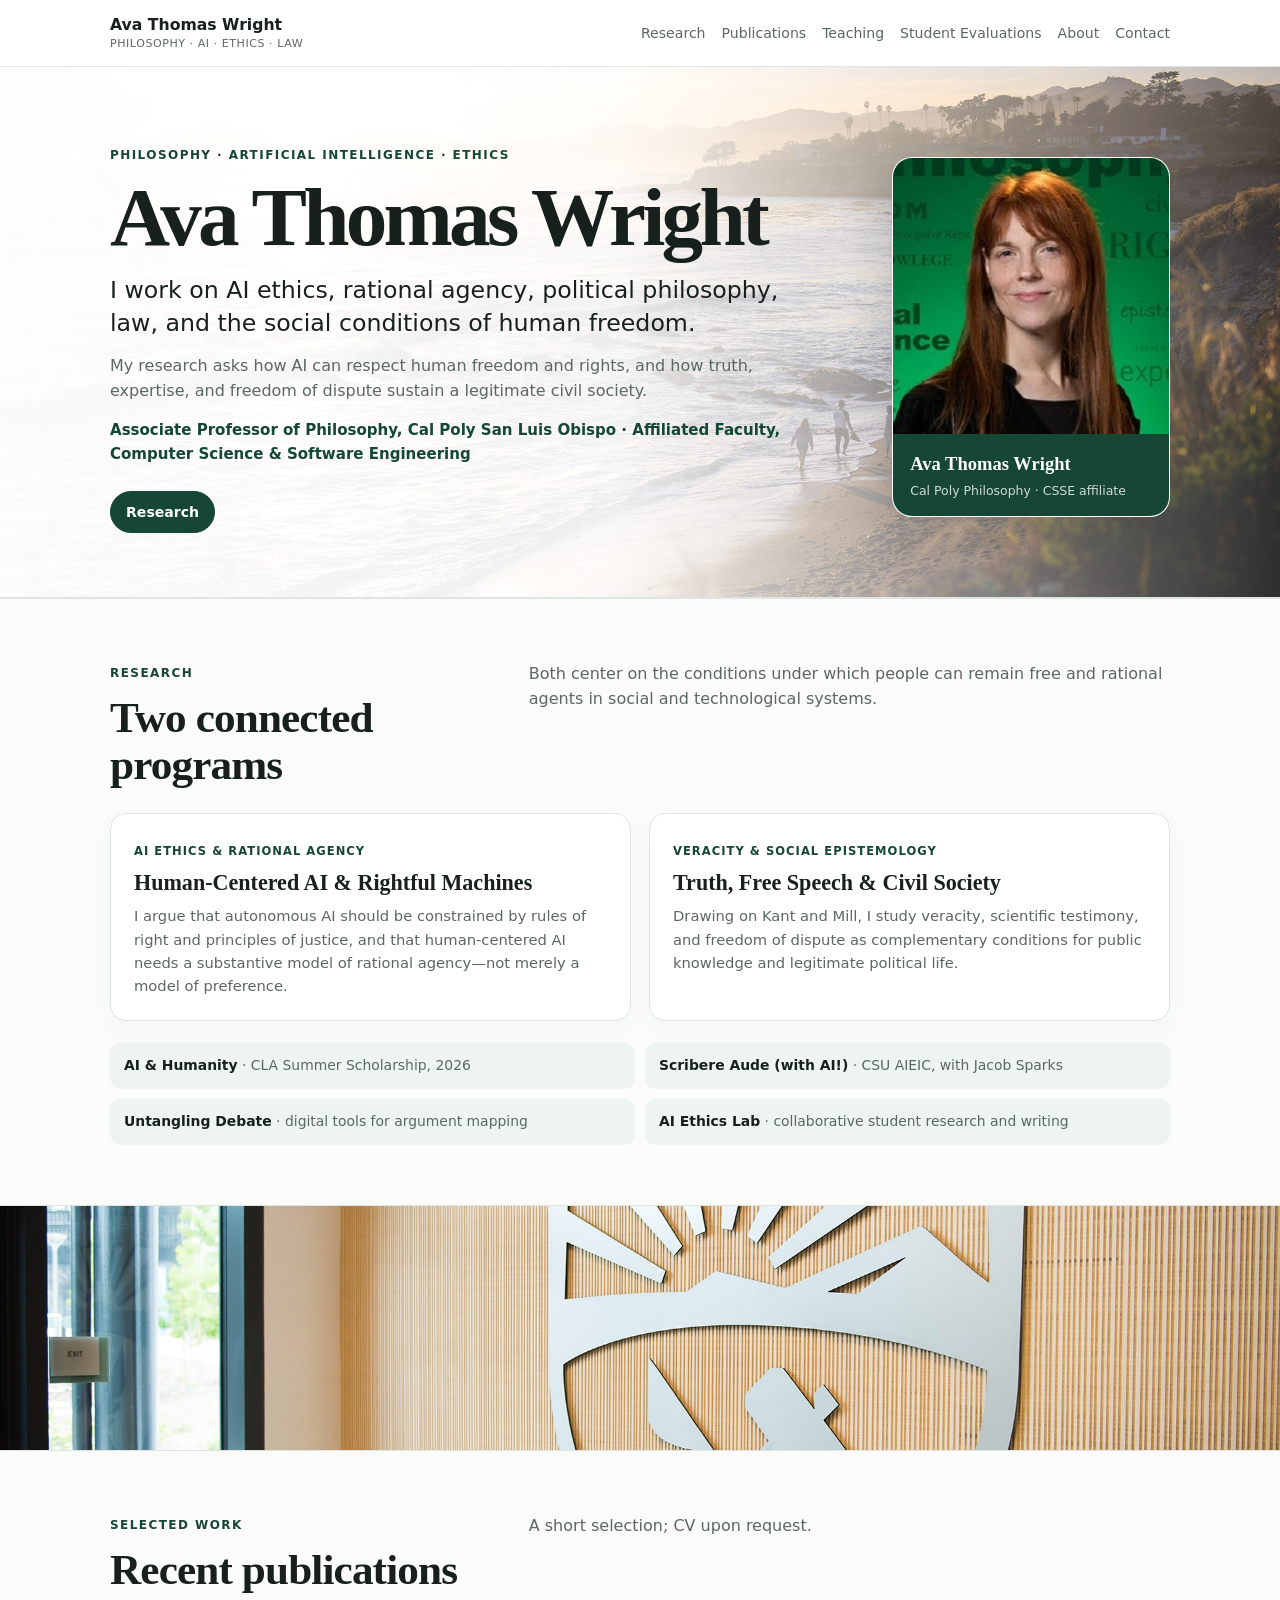
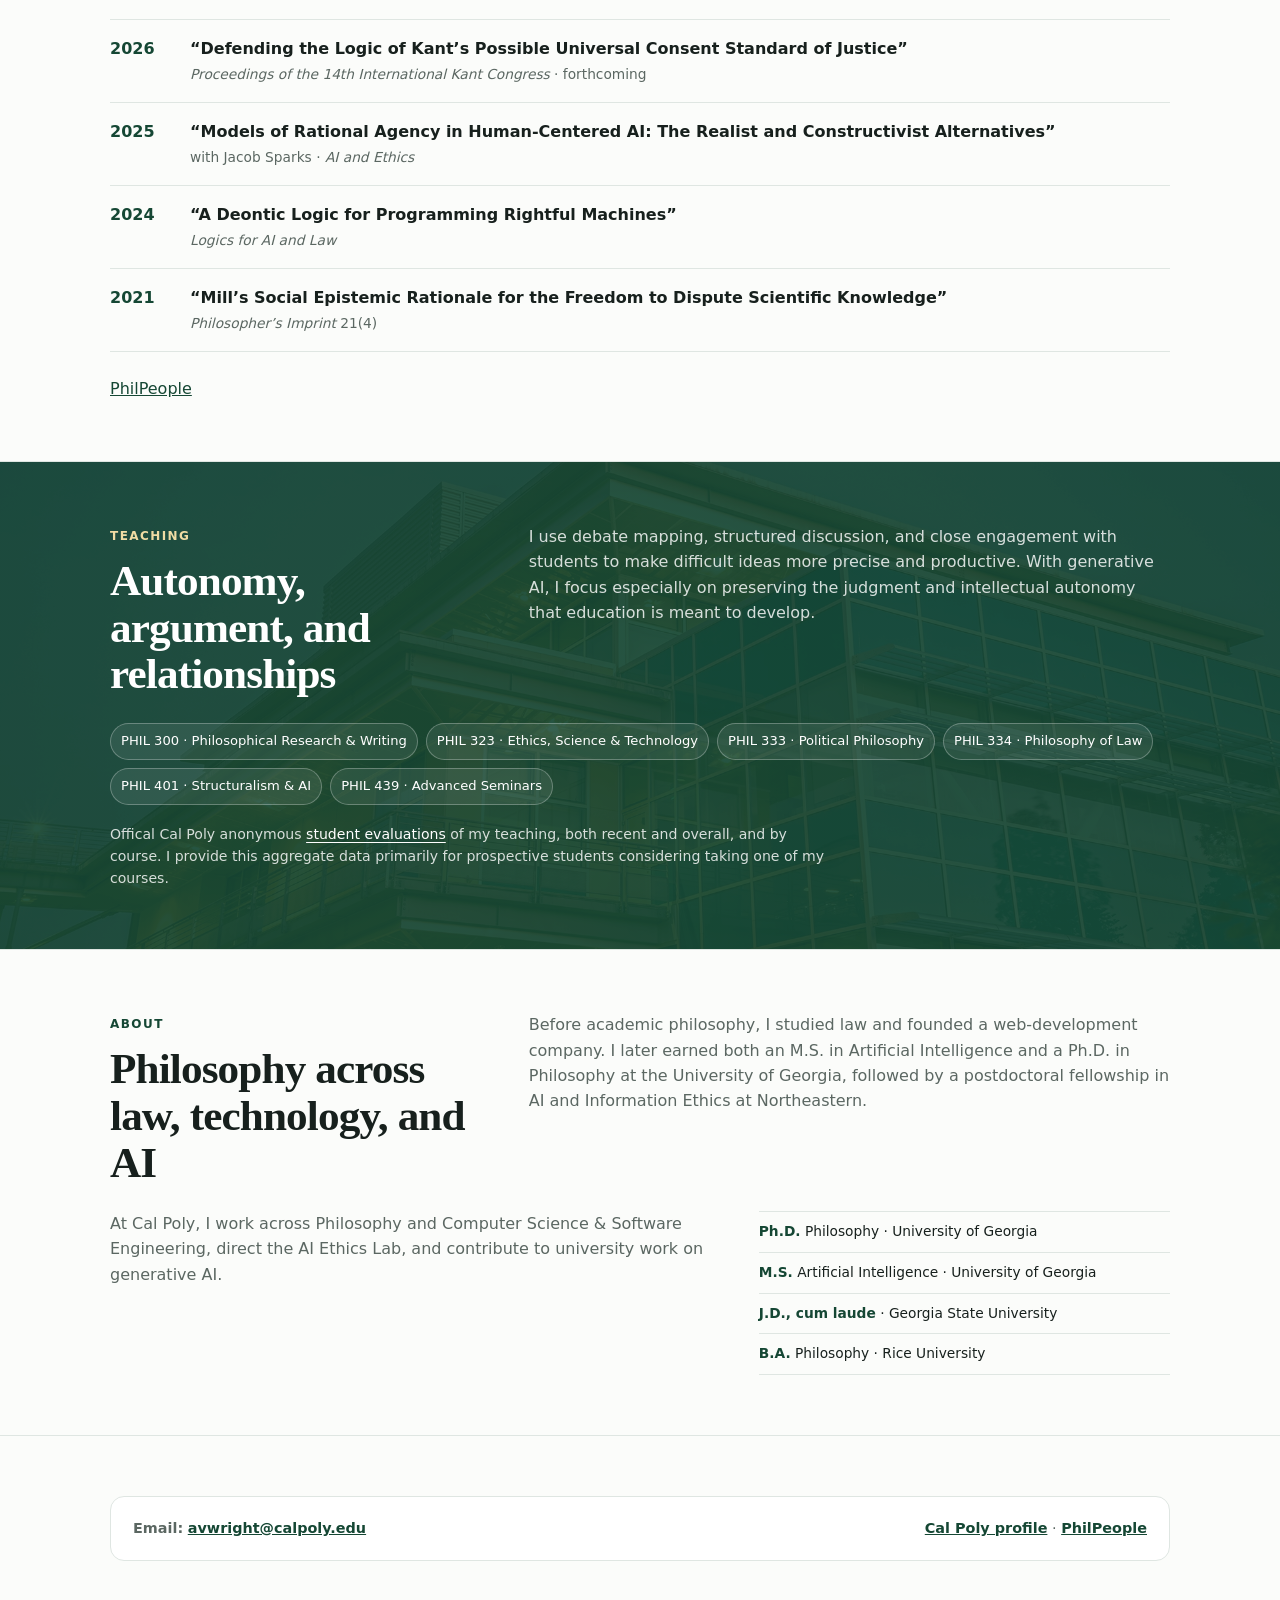
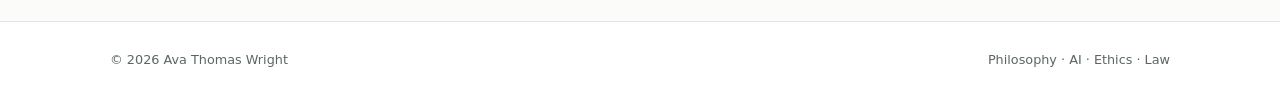
<file: index.html>
<!doctype html>
<html lang="en">
<head>
  <meta charset="utf-8" />
  <meta name="viewport" content="width=device-width, initial-scale=1" />
  <meta name="description" content="Ava Thomas Wright is an Associate Professor of Philosophy at Cal Poly San Luis Obispo working on AI ethics, human-centered AI, political philosophy, Kant, law, and social epistemology." />
  <title>Ava Thomas Wright | Philosophy, AI, Ethics & Law</title>
  <link rel="stylesheet" href="styles.css" />
</head>
<body>
<a class="skip-link" href="#main">Skip to content</a>
<header class="site-header">
  <div class="wrap topbar">
    <a class="brand" href="index.html"><strong>Ava Thomas Wright</strong><span>Philosophy · AI · Ethics · Law</span></a>
    <nav class="site-nav" aria-label="Primary navigation">
      <a href="#research">Research</a>
      <a href="#publications">Publications</a>
      <a href="#teaching">Teaching</a>
      <a href="teaching-evaluations.html">Student Evaluations</a>
      <a href="#about">About</a>
      <a href="#contact">Contact</a>
    </nav>
  </div>
</header>
<main id="main">
  <section class="hero">
    <div class="wrap hero-grid">
      <div>
        <span class="eyebrow">Philosophy · Artificial Intelligence · Ethics</span>
        <h1>Ava Thomas Wright</h1>
        <p class="hero-title">I work on AI ethics, rational agency, political philosophy, law, and the social conditions of human freedom.</p>
        <p class="hero-copy">My research asks how AI can respect human freedom and rights, and how truth, expertise, and freedom of dispute sustain a legitimate civil society.</p>
        <p class="role-line">Associate Professor of Philosophy, Cal Poly San Luis Obispo · Affiliated Faculty, Computer Science &amp; Software Engineering</p>
        <div class="actions"><a class="button primary" href="#research">Research</a><!--<a class="button secondary" href="AWright-Curriculum-Vitae-2026.docx">CV</a>--></div>
      </div>
      <aside class="portrait-card">
        <img src="assets/ava-wright-portrait.jpg" alt="Portrait of Ava Thomas Wright" />
        <div class="portrait-caption"><strong>Ava Thomas Wright</strong><span>Cal Poly Philosophy · CSSE affiliate</span></div>
      </aside>
    </div>
  </section>

  <section id="research">
    <div class="wrap">
      <div class="section-head"><div><span class="eyebrow">Research</span><h2>Two connected programs</h2></div><p class="section-intro">Both center on the conditions under which people can remain free and rational agents in social and technological systems.</p></div>
      <div class="cards two">
        <article class="card"><span class="card-kicker">AI ethics &amp; rational agency</span><h3>Human-Centered AI &amp; Rightful Machines</h3><p>I argue that autonomous AI should be constrained by rules of right and principles of justice, and that human-centered AI needs a substantive model of rational agency—not merely a model of preference.</p></article>
        <article class="card"><span class="card-kicker">Veracity &amp; social epistemology</span><h3>Truth, Free Speech &amp; Civil Society</h3><p>Drawing on Kant and Mill, I study veracity, scientific testimony, and freedom of dispute as complementary conditions for public knowledge and legitimate political life.</p></article>
      </div>
      <ul class="current-list" aria-label="Current projects">
        <li><strong>AI &amp; Humanity</strong> · CLA Summer Scholarship, 2026</li>
        <li><strong>Scribere Aude (with AI!)</strong> · CSU AIEIC, with Jacob Sparks</li>
        <li><strong>Untangling Debate</strong> · digital tools for argument mapping</li>
        <li><strong>AI Ethics Lab</strong> · collaborative student research and writing</li>
      </ul>
    </div>
  </section>

  <section class="landscape-band" aria-label="Cal Poly Learn by Doing"></section>

  <section id="publications">
    <div class="wrap">
      <div class="section-head"><div><span class="eyebrow">Selected work</span><h2>Recent publications</h2></div><p class="section-intro">A short selection; CV upon request.</p></div>
      <ol class="publications">
        <li class="publication"><div class="pub-year">2026</div><div><div class="pub-title">“Defending the Logic of Kant’s Possible Universal Consent Standard of Justice”</div><div class="pub-meta"><em>Proceedings of the 14th International Kant Congress</em> · forthcoming</div></div></li>
        <li class="publication"><div class="pub-year">2025</div><div><div class="pub-title">“Models of Rational Agency in Human-Centered AI: The Realist and Constructivist Alternatives”</div><div class="pub-meta">with Jacob Sparks · <em>AI and Ethics</em></div></div></li>
        <li class="publication"><div class="pub-year">2024</div><div><div class="pub-title">“A Deontic Logic for Programming Rightful Machines”</div><div class="pub-meta"><em>Logics for AI and Law</em></div></div></li>
        <li class="publication"><div class="pub-year">2021</div><div><div class="pub-title">“Mill’s Social Epistemic Rationale for the Freedom to Dispute Scientific Knowledge”</div><div class="pub-meta"><em>Philosopher’s Imprint</em> 21(4)</div></div></li>
      </ol>
      <!--<div class="actions"><a class="button secondary" href="AWright-Curriculum-Vitae-2026.docx">Full CV</a></div>-->
      <div class="actions"><a href="https://philpeople.org/profiles/ava-thomas-wright" target="_blank" rel="noopener">PhilPeople</a></div>
    </div>
  </section>

  <section id="teaching" class="teaching-band">
    <div class="wrap">
      <div class="section-head"><div><span class="eyebrow">Teaching</span><h2>Autonomy, argument, and relationships</h2></div><p class="section-intro">I use debate mapping, structured discussion, and close engagement with students to make difficult ideas more precise and productive. With generative AI, I focus especially on preserving the judgment and intellectual autonomy that education is meant to develop.</p></div>
      <div class="course-list" aria-label="Courses regularly taught">
        <span class="course-chip">PHIL 300 · Philosophical Research &amp; Writing</span><span class="course-chip">PHIL 323 · Ethics, Science &amp; Technology</span><span class="course-chip">PHIL 333 · Political Philosophy</span><span class="course-chip">PHIL 334 · Philosophy of Law</span><span class="course-chip">PHIL 401 · Structuralism &amp; AI</span><span class="course-chip">PHIL 439 · Advanced Seminars</span>
      </div>
      <p class="teaching-note">Offical Cal Poly anonymous <a href="teaching-evaluations.html">student evaluations</a> of my teaching, both recent and overall, and by course.  I provide this aggregate data primarily for prospective students considering taking one of my courses.</p>
    </div>
  </section>

  <section id="about">
    <div class="wrap">
      <div class="section-head"><div><span class="eyebrow">About</span><h2>Philosophy across law, technology, and AI</h2></div><p class="section-intro">Before academic philosophy, I studied law and founded a web-development company. I later earned both an M.S. in Artificial Intelligence and a Ph.D. in Philosophy at the University of Georgia, followed by a postdoctoral fellowship in AI and Information Ethics at Northeastern.</p></div>
      <div class="about-grid">
        <div class="about-copy"><p>At Cal Poly, I work across Philosophy and Computer Science &amp; Software Engineering, direct the AI Ethics Lab, and contribute to university work on generative AI.</p><!--<div class="actions"><a class="button secondary" href="AWright-Curriculum-Vitae-2026.docx">CV</a></div>--></div>
        <ul class="credentials"><li><strong>Ph.D.</strong> Philosophy · University of Georgia</li><li><strong>M.S.</strong> Artificial Intelligence · University of Georgia</li><li><strong>J.D., cum laude</strong> · Georgia State University</li><li><strong>B.A.</strong> Philosophy · Rice University</li></ul>
      </div>
    </div>
  </section>

  <section id="contact">
    <div class="wrap contact-box"><p><strong>Email:</strong> <a href="mailto:avwright@calpoly.edu">avwright@calpoly.edu</a></p><p><a href="https://philosophy.calpoly.edu/faculty/ava-wright" target="_blank" rel="noopener">Cal Poly profile</a> · <a href="https://philpeople.org/profiles/ava-thomas-wright" target="_blank" rel="noopener">PhilPeople</a></p></div>
  </section>
</main>
<footer class="site-footer"><div class="wrap footer-row"><span>© 2026 Ava Thomas Wright</span><span>Philosophy · AI · Ethics · Law</span></div></footer>
</body>
</html>
</file>
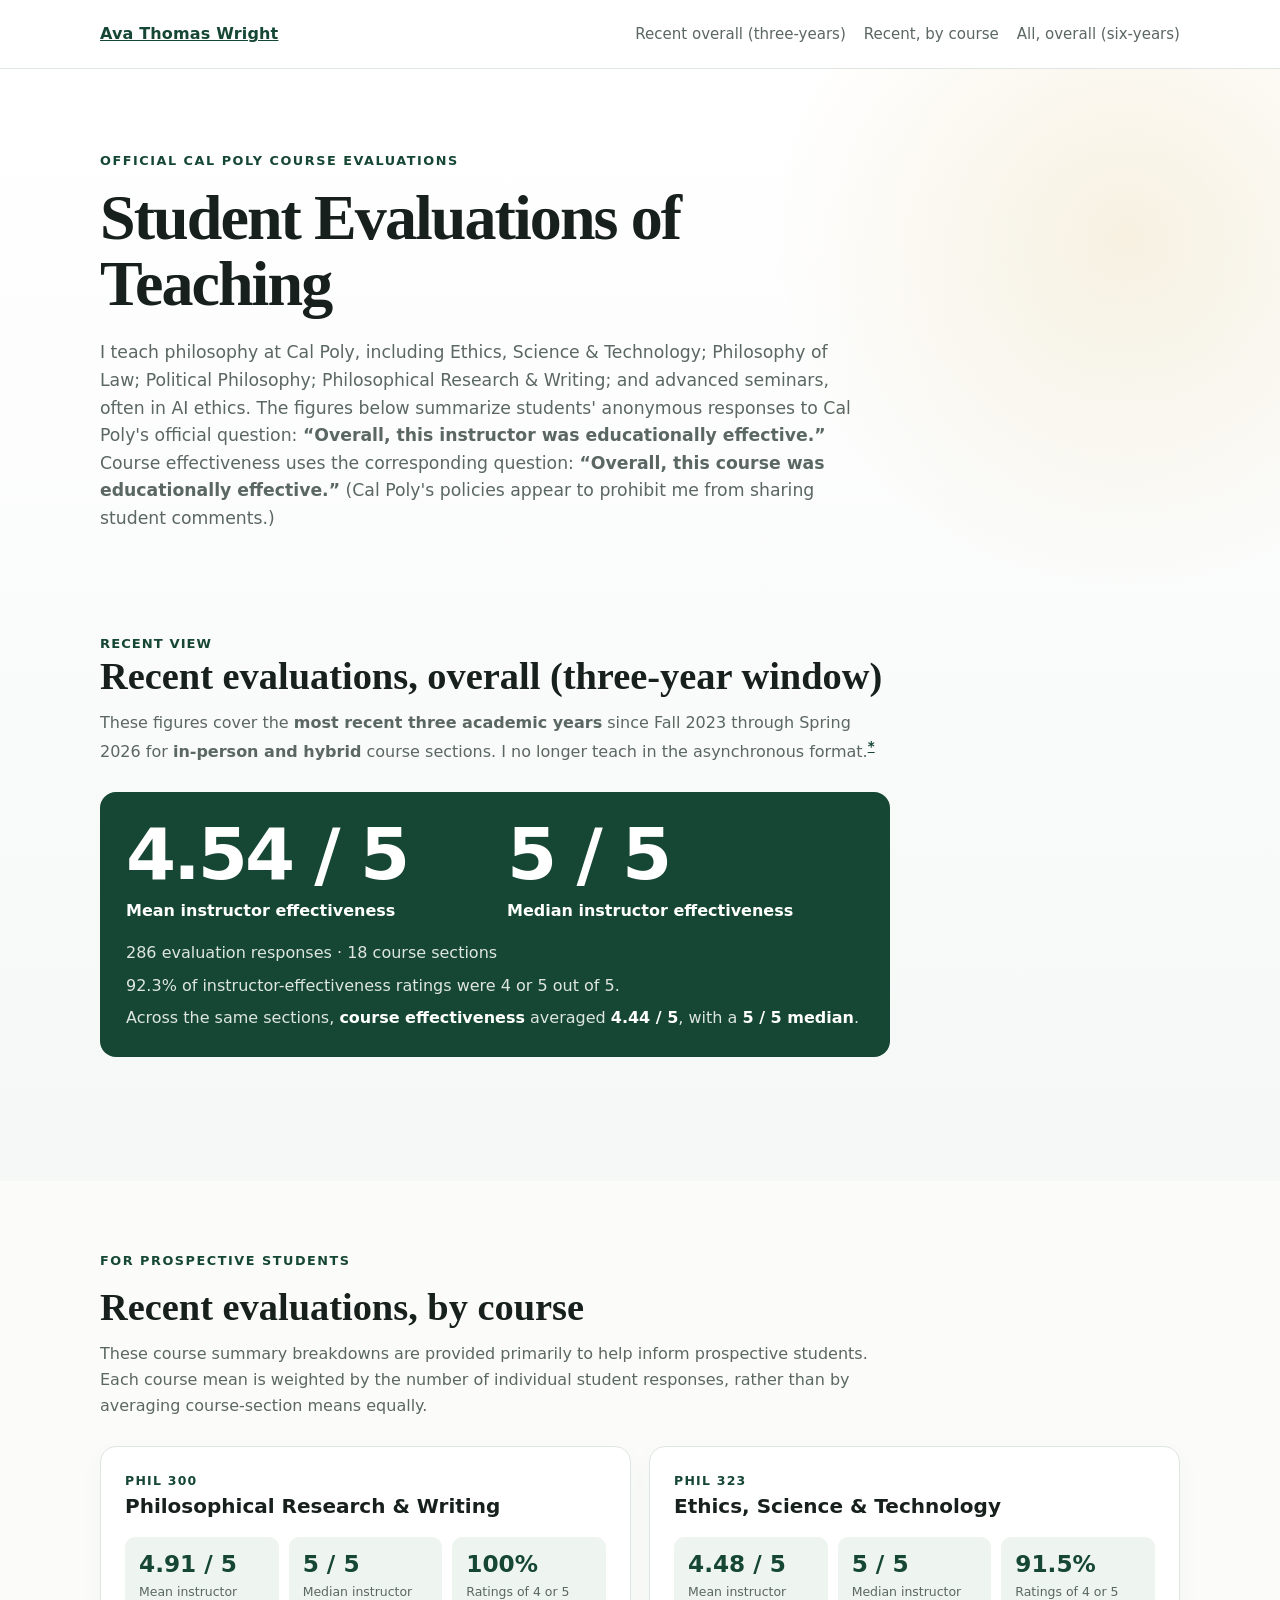
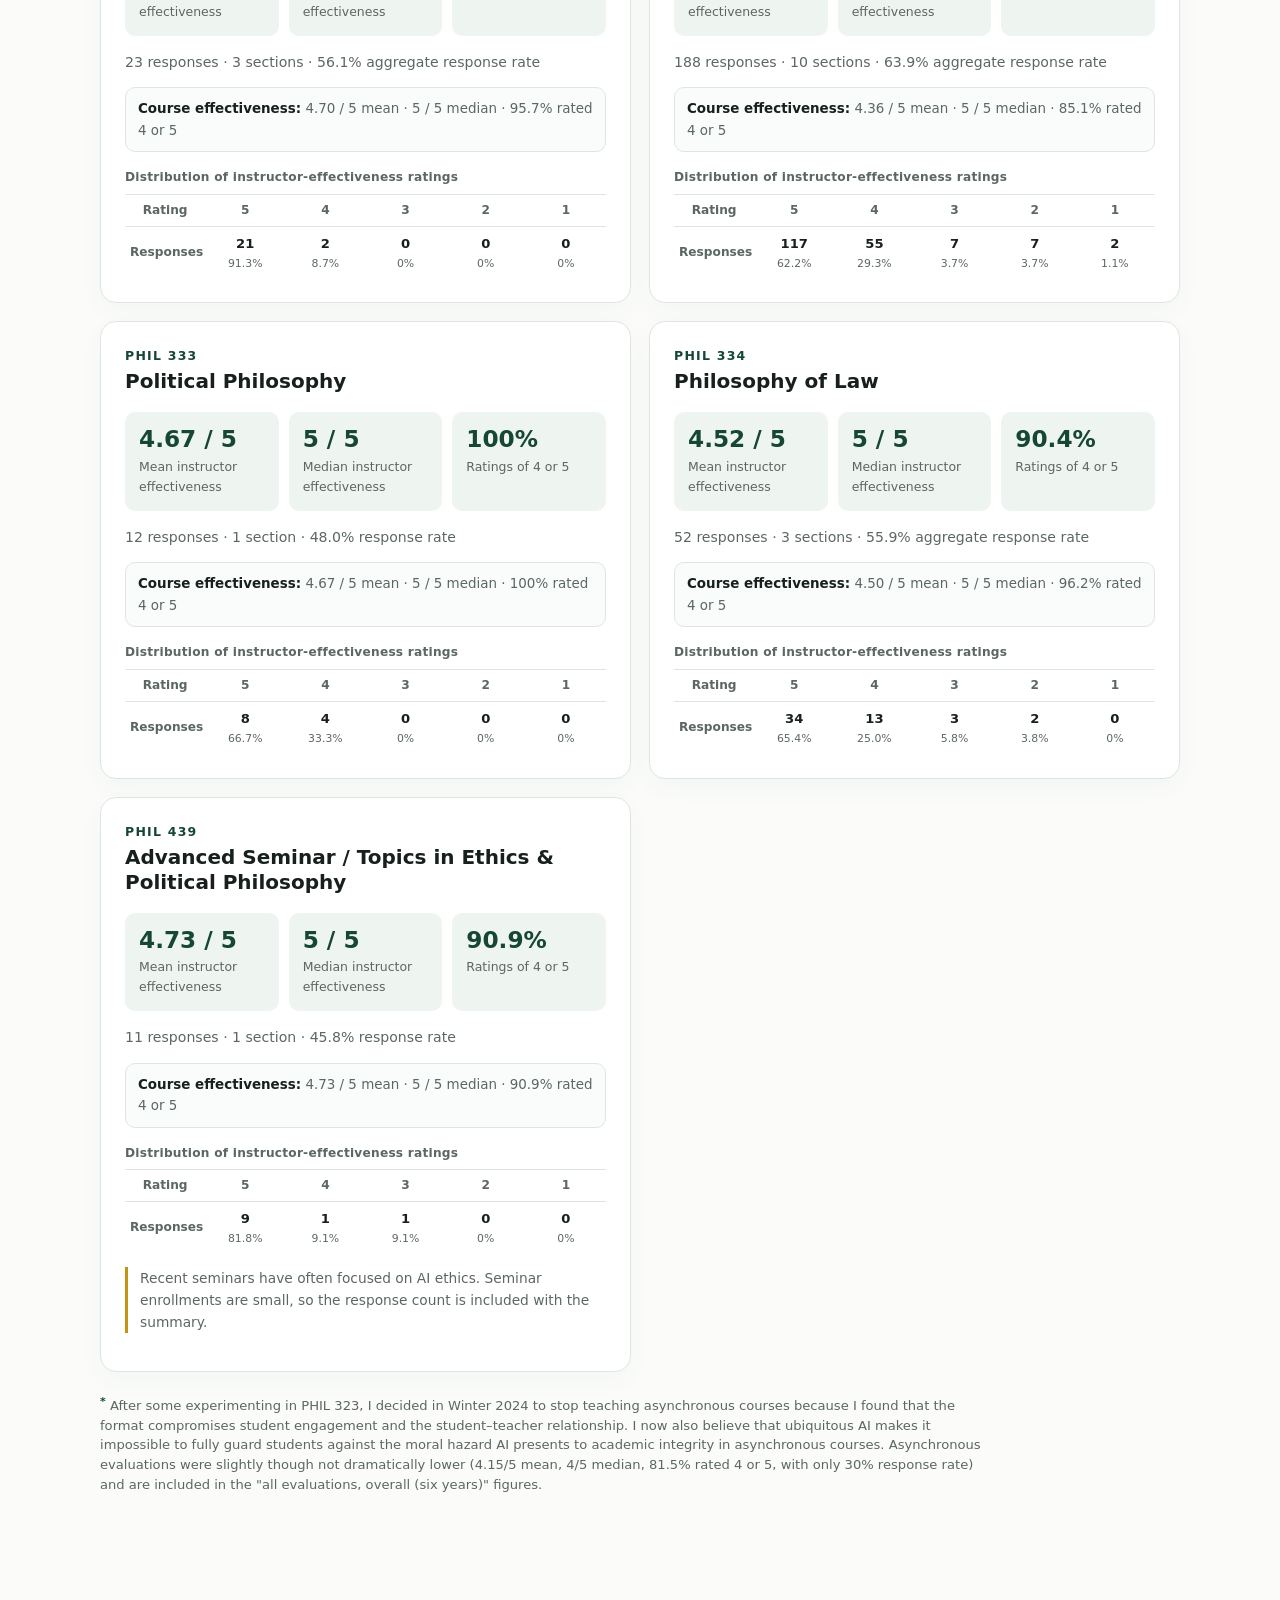
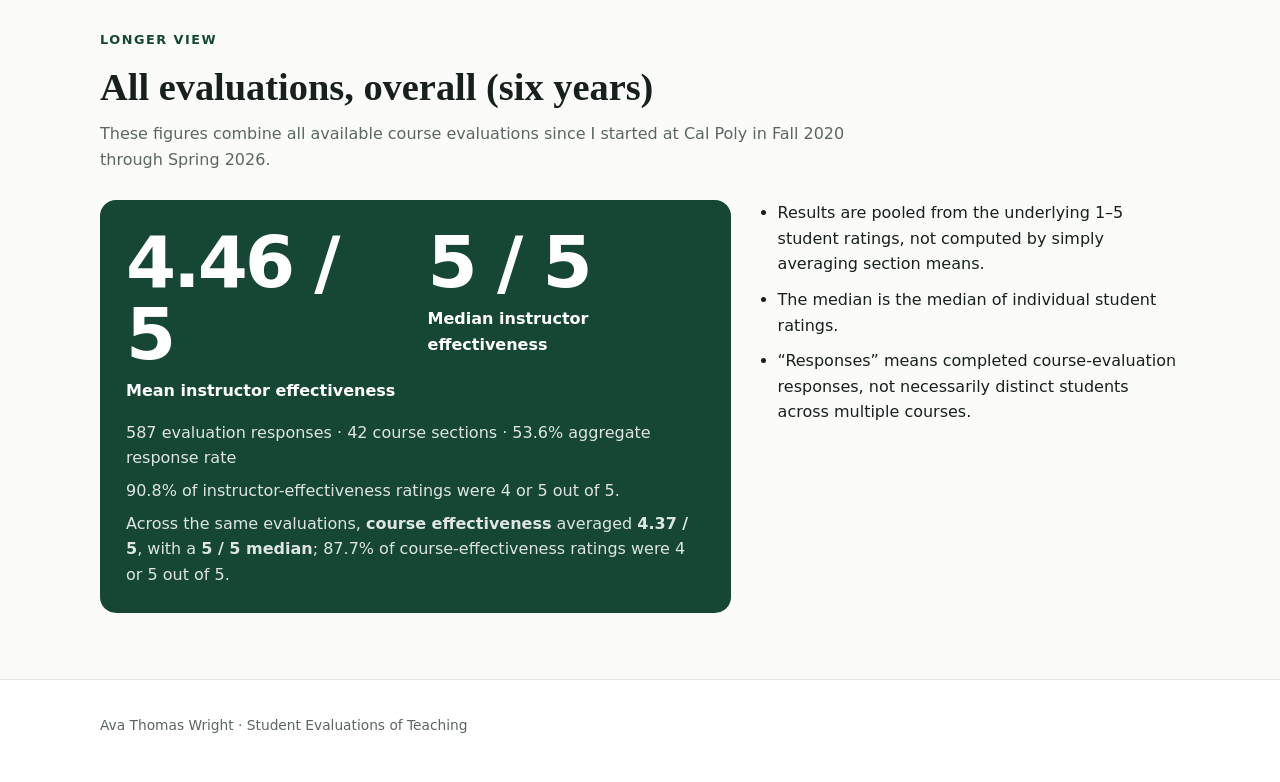
<file: teaching-evaluations.html>
<!doctype html>
<html lang="en">
<head>
  <meta charset="utf-8" />
  <meta name="viewport" content="width=device-width, initial-scale=1" />
  <meta name="description" content="Official Cal Poly anonymous student evaluations of teaching for Ava Thomas Wright, with a three-year course-specific view and six-year aggregate results." />
  <title>Student Evaluations of Teaching | Ava Thomas Wright</title>
  <style>
    :root {
      --ink: #17201d;
      --muted: #5b6762;
      --green: #154734;
      --green-2: #235f49;
      --gold: #c69214;
      --paper: #fbfcfa;
      --card: #ffffff;
      --line: #dfe6e2;
      --soft: #eef4f0;
      --max: 1080px;
    }

    * { box-sizing: border-box; }
    html { scroll-behavior: smooth; }
    body {
      margin: 0;
      color: var(--ink);
      background: var(--paper);
      font-family: Inter, ui-sans-serif, system-ui, -apple-system, BlinkMacSystemFont, "Segoe UI", sans-serif;
      line-height: 1.6;
    }

    a { color: var(--green); }
    .wrap { width: min(var(--max), calc(100% - 36px)); margin: 0 auto; }

    header {
      border-bottom: 1px solid var(--line);
      background: rgba(255,255,255,.92);
    }
    .topbar {
      min-height: 68px;
      display: flex;
      align-items: center;
      justify-content: space-between;
      gap: 20px;
    }
    .name { font-weight: 750; letter-spacing: .01em; }
    nav { display: flex; gap: 18px; flex-wrap: wrap; font-size: .94rem; }
    nav a { text-decoration: none; color: var(--muted); }
    nav a:hover { color: var(--green); }

    .hero {
      padding: 78px 0 58px;
      background:
        radial-gradient(circle at 88% 15%, rgba(198,146,20,.12), transparent 24%),
        linear-gradient(180deg, #ffffff 0%, #f5f8f6 100%);
    }
    .eyebrow {
      display: inline-block;
      color: var(--green);
      font-size: .8rem;
      font-weight: 800;
      letter-spacing: .12em;
      text-transform: uppercase;
      margin-bottom: 14px;
    }
    h1 {
      margin: 0;
      max-width: 820px;
      font-family: Georgia, "Times New Roman", serif;
      font-size: clamp(2.35rem, 5vw, 4.45rem);
      line-height: 1.03;
      letter-spacing: -.03em;
      font-weight: 700;
    }
    .lede {
      margin: 22px 0 0;
      max-width: 770px;
      color: var(--muted);
      font-size: 1.08rem;
    }

    .recent-label {
      margin: 34px 0 0;
      color: var(--green);
      font-size: .82rem;
      font-weight: 800;
      letter-spacing: .08em;
      text-transform: uppercase;
    }
    .headline-stats {
      margin-top: 12px;
      display: grid;
      grid-template-columns: repeat(4, minmax(0, 1fr));
      gap: 14px;
    }
    .stat {
      background: var(--card);
      border: 1px solid var(--line);
      border-radius: 14px;
      padding: 20px 20px 18px;
      box-shadow: 0 8px 24px rgba(21,71,52,.04);
    }
    .stat strong {
      display: block;
      color: var(--green);
      font-size: 2rem;
      line-height: 1.1;
      margin-bottom: 6px;
      font-variant-numeric: tabular-nums;
    }
    .stat span { color: var(--muted); font-size: .9rem; }

    main section { padding: 66px 0; }

    h2 {
      margin: 0 0 12px;
      font-family: Georgia, "Times New Roman", serif;
      font-size: clamp(1.8rem, 3vw, 2.55rem);
      line-height: 1.15;
    }
    .section-intro { max-width: 790px; margin: 0 0 28px; color: var(--muted); }

    .courses {
      display: grid;
      grid-template-columns: repeat(2, minmax(0, 1fr));
      gap: 18px;
    }
    .course {
      background: var(--card);
      border: 1px solid var(--line);
      border-radius: 16px;
      padding: 24px;
      box-shadow: 0 8px 24px rgba(21,71,52,.035);
    }
    .course.featured { grid-column: 1 / -1; }
    .course-code {
      display: block;
      color: var(--green);
      font-size: .78rem;
      font-weight: 850;
      letter-spacing: .1em;
      text-transform: uppercase;
      margin-bottom: 3px;
    }
    .course h3 { margin: 0 0 18px; font-size: 1.25rem; line-height: 1.25; }
    .metrics {
      display: grid;
      grid-template-columns: repeat(3, minmax(0, 1fr));
      gap: 10px;
      margin-bottom: 15px;
    }
    .metric {
      background: var(--soft);
      border-radius: 10px;
      padding: 14px;
    }
    .metric b {
      display: block;
      font-size: 1.45rem;
      line-height: 1.1;
      color: var(--green);
      font-variant-numeric: tabular-nums;
    }
    .metric small { display: block; color: var(--muted); margin-top: 5px; font-size: .78rem; }
    .meta { color: var(--muted); font-size: .88rem; margin: 0; }
    .course-effectiveness {
      margin: 14px 0 0;
      padding: 10px 12px;
      border: 1px solid var(--line);
      border-radius: 10px;
      background: #fafcfb;
      color: var(--muted);
      font-size: .84rem;
    }
    .course-effectiveness strong { color: var(--ink); }
    .dist-wrap { margin-top: 16px; }
    .dist-label {
      margin: 0 0 6px;
      color: var(--muted);
      font-size: .76rem;
      font-weight: 700;
      letter-spacing: .02em;
    }
    .distribution {
      width: 100%;
      border-collapse: collapse;
      table-layout: fixed;
      font-size: .76rem;
      font-variant-numeric: tabular-nums;
    }
    .distribution th, .distribution td {
      padding: 6px 5px;
      text-align: center;
      border-top: 1px solid var(--line);
    }
    .distribution thead th { color: var(--muted); font-weight: 700; }
    .distribution tbody th { color: var(--muted); text-align: left; font-weight: 700; }
    .distribution td strong { display: block; color: var(--ink); font-size: .82rem; }
    .distribution td span { display: block; color: var(--muted); font-size: .68rem; margin-top: 1px; }
    .note {
      margin-top: 13px;
      padding-left: 12px;
      border-left: 3px solid var(--gold);
      color: var(--muted);
      font-size: .86rem;
    }

    .alltime {
      display: grid;
      grid-template-columns: 1.2fr .8fr;
      gap: 28px;
      align-items: start;
    }
    .summary-box {
      background: var(--green);
      color: #fff;
      border-radius: 16px;
      padding: 26px;
    }
    .summary-pair {
      display: grid;
      grid-template-columns: repeat(2, minmax(0, 1fr));
      gap: 24px;
      margin-bottom: 16px;
    }
    .summary-box .big {
      display: block;
      font-size: clamp(2.6rem, 6vw, 4.5rem);
      line-height: 1;
      font-weight: 800;
      letter-spacing: -.04em;
      margin-bottom: 8px;
      font-variant-numeric: tabular-nums;
    }
    .summary-value strong { display: block; }
    .summary-box p { margin: 7px 0 0; color: rgba(255,255,255,.86); }
    .recent-summary { max-width: 790px; margin-top: 14px; }
    .recent-summary strong { color: #fff; }
    .footnote {
      margin: 22px 0 0;
      max-width: 900px;
      color: var(--muted);
      font-size: .82rem;
      line-height: 1.5;
    }
    .footnote sup { color: var(--green); font-weight: 800; }
    .summary-list { margin: 0; padding-left: 1.15rem; }
    .summary-list li { margin-bottom: 10px; }


    footer {
      padding: 34px 0 46px;
      color: var(--muted);
      font-size: .86rem;
      border-top: 1px solid var(--line);
      background: #fff;
    }

    @media (max-width: 820px) {
      .headline-stats { grid-template-columns: repeat(2, minmax(0, 1fr)); }
      .courses { grid-template-columns: 1fr; }
      .course.featured { grid-column: auto; }
      .alltime { grid-template-columns: 1fr; }
    }
    @media (max-width: 560px) {
      .topbar { align-items: flex-start; flex-direction: column; padding: 16px 0; }
      .hero { padding-top: 54px; }
      .headline-stats { grid-template-columns: 1fr 1fr; }
      .stat { padding: 16px; }
      .stat strong { font-size: 1.65rem; }
      .metrics { grid-template-columns: 1fr; }
      .summary-pair { grid-template-columns: 1fr; }
    }
  </style>
</head>
<body>
  <header>
    <div class="wrap topbar">
      <div class="name"><a href="index.html">Ava Thomas Wright</a></div>
      <nav aria-label="Page navigation">
 <a href="#recent">Recent overall (three-years)</a>
        <a href="#courses">Recent, by course</a>
        <a href="#overall">All, overall (six-years)</a>
      </nav>
    </div>
  </header>
  <main>
  <section class="hero">
    <div class="wrap">
      <span class="eyebrow">Official Cal Poly course evaluations</span>
      <h1>Student Evaluations of Teaching</h1>
      <p class="lede">
        I teach philosophy at Cal Poly, including Ethics, Science &amp; Technology; Philosophy of Law;
        Political Philosophy; Philosophical Research &amp; Writing; and advanced seminars, often in AI ethics.
        The figures below summarize students' anonymous responses to Cal Poly's official question:
        <strong>“Overall, this instructor was educationally effective.”</strong>
        Course effectiveness uses the corresponding question:
        <strong>“Overall, this course was educationally effective.”</strong> (Cal Poly's policies appear to prohibit me from sharing student comments.)
      </p>

<section id="recent">
      <p class="recent-label">Recent view</p>
      <h2>Recent evaluations, overall (three-year window)</h2>
      <p class="section-intro">
        These figures cover the <strong>most recent three academic years</strong> since Fall 2023 through Spring 2026 for <strong>in-person and hybrid</strong> course sections. I no longer teach in the asynchronous format.<sup><a href="#async-footnote" aria-label="See note about asynchronous teaching"><strong>*</strong></a></sup>
      </p>
      <div class="summary-box recent-summary" aria-label="Recent evaluation summary">
        <div class="summary-pair">
          <div class="summary-value">
            <span class="big">4.54 / 5</span>
            <strong>Mean instructor effectiveness</strong>
          </div>
          <div class="summary-value">
            <span class="big">5 / 5</span>
            <strong>Median instructor effectiveness</strong>
          </div>
        </div>
        <p>286 evaluation responses · 18 course sections</p>
        <p>92.3% of instructor-effectiveness ratings were 4 or 5 out of 5.</p>
        <p>Across the same sections, <strong>course effectiveness</strong> averaged <strong>4.44 / 5</strong>, with a <strong>5 / 5 median</strong>.</p>
      </div>
    </div>
</section>
  </section>


    <section id="courses">
      <div class="wrap">
        <span class="eyebrow">For Prospective Students</span>
        <h2>Recent evaluations, by course</h2>
        <p class="section-intro">
          These course summary breakdowns are provided primarily to help inform prospective students. Each course mean is weighted by the number of individual student responses, rather than by averaging course-section means equally.
        </p>

        <div class="courses">
          <article class="course">
            <span class="course-code">PHIL 300</span>
            <h3>Philosophical Research &amp; Writing</h3>
            <div class="metrics">
              <div class="metric"><b>4.91 / 5</b><small>Mean instructor effectiveness</small></div>
              <div class="metric"><b>5 / 5</b><small>Median instructor effectiveness</small></div>
              <div class="metric"><b>100%</b><small>Ratings of 4 or 5</small></div>
            </div>
            <p class="meta">23 responses · 3 sections · 56.1% aggregate response rate</p>
            <p class="course-effectiveness"><strong>Course effectiveness:</strong> 4.70 / 5 mean · 5 / 5 median · 95.7% rated 4 or 5</p>
            <div class="dist-wrap">
              <p class="dist-label">Distribution of instructor-effectiveness ratings</p>
              <table class="distribution" aria-label="PHIL 300 rating distribution">
                <thead><tr><th>Rating</th><th>5</th><th>4</th><th>3</th><th>2</th><th>1</th></tr></thead>
                <tbody><tr><th>Responses</th><td><strong>21</strong><span>91.3%</span></td><td><strong>2</strong><span>8.7%</span></td><td><strong>0</strong><span>0%</span></td><td><strong>0</strong><span>0%</span></td><td><strong>0</strong><span>0%</span></td></tr></tbody>
              </table>
            </div>
          </article>

          <article class="course">
            <span class="course-code">PHIL 323</span>
            <h3>Ethics, Science &amp; Technology</h3>
            <div class="metrics">
              <div class="metric"><b>4.48 / 5</b><small>Mean instructor effectiveness</small></div>
              <div class="metric"><b>5 / 5</b><small>Median instructor effectiveness</small></div>
              <div class="metric"><b>91.5%</b><small>Ratings of 4 or 5</small></div>
            </div>
            <p class="meta">188 responses · 10 sections · 63.9% aggregate response rate</p>
            <p class="course-effectiveness"><strong>Course effectiveness:</strong> 4.36 / 5 mean · 5 / 5 median · 85.1% rated 4 or 5</p>
            <div class="dist-wrap">
              <p class="dist-label">Distribution of instructor-effectiveness ratings</p>
              <table class="distribution" aria-label="PHIL 323 rating distribution">
                <thead><tr><th>Rating</th><th>5</th><th>4</th><th>3</th><th>2</th><th>1</th></tr></thead>
                <tbody><tr><th>Responses</th><td><strong>117</strong><span>62.2%</span></td><td><strong>55</strong><span>29.3%</span></td><td><strong>7</strong><span>3.7%</span></td><td><strong>7</strong><span>3.7%</span></td><td><strong>2</strong><span>1.1%</span></td></tr></tbody>
              </table>
            </div>
          </article>

          <article class="course">
            <span class="course-code">PHIL 333</span>
            <h3>Political Philosophy</h3>
            <div class="metrics">
              <div class="metric"><b>4.67 / 5</b><small>Mean instructor effectiveness</small></div>
              <div class="metric"><b>5 / 5</b><small>Median instructor effectiveness</small></div>
              <div class="metric"><b>100%</b><small>Ratings of 4 or 5</small></div>
            </div>
            <p class="meta">12 responses · 1 section · 48.0% response rate</p>
            <p class="course-effectiveness"><strong>Course effectiveness:</strong> 4.67 / 5 mean · 5 / 5 median · 100% rated 4 or 5</p>
            <div class="dist-wrap">
              <p class="dist-label">Distribution of instructor-effectiveness ratings</p>
              <table class="distribution" aria-label="PHIL 333 rating distribution">
                <thead><tr><th>Rating</th><th>5</th><th>4</th><th>3</th><th>2</th><th>1</th></tr></thead>
                <tbody><tr><th>Responses</th><td><strong>8</strong><span>66.7%</span></td><td><strong>4</strong><span>33.3%</span></td><td><strong>0</strong><span>0%</span></td><td><strong>0</strong><span>0%</span></td><td><strong>0</strong><span>0%</span></td></tr></tbody>
              </table>
            </div>
          </article>

          <article class="course">
            <span class="course-code">PHIL 334</span>
            <h3>Philosophy of Law</h3>
            <div class="metrics">
              <div class="metric"><b>4.52 / 5</b><small>Mean instructor effectiveness</small></div>
              <div class="metric"><b>5 / 5</b><small>Median instructor effectiveness</small></div>
              <div class="metric"><b>90.4%</b><small>Ratings of 4 or 5</small></div>
            </div>
            <p class="meta">52 responses · 3 sections · 55.9% aggregate response rate</p>
            <p class="course-effectiveness"><strong>Course effectiveness:</strong> 4.50 / 5 mean · 5 / 5 median · 96.2% rated 4 or 5</p>
            <div class="dist-wrap">
              <p class="dist-label">Distribution of instructor-effectiveness ratings</p>
              <table class="distribution" aria-label="PHIL 334 rating distribution">
                <thead><tr><th>Rating</th><th>5</th><th>4</th><th>3</th><th>2</th><th>1</th></tr></thead>
                <tbody><tr><th>Responses</th><td><strong>34</strong><span>65.4%</span></td><td><strong>13</strong><span>25.0%</span></td><td><strong>3</strong><span>5.8%</span></td><td><strong>2</strong><span>3.8%</span></td><td><strong>0</strong><span>0%</span></td></tr></tbody>
              </table>
            </div>
          </article>

          <article class="course">
            <span class="course-code">PHIL 439</span>
            <h3>Advanced Seminar / Topics in Ethics &amp; Political Philosophy</h3>
            <div class="metrics">
              <div class="metric"><b>4.73 / 5</b><small>Mean instructor effectiveness</small></div>
              <div class="metric"><b>5 / 5</b><small>Median instructor effectiveness</small></div>
              <div class="metric"><b>90.9%</b><small>Ratings of 4 or 5</small></div>
            </div>
            <p class="meta">11 responses · 1 section · 45.8% response rate</p>
            <p class="course-effectiveness"><strong>Course effectiveness:</strong> 4.73 / 5 mean · 5 / 5 median · 90.9% rated 4 or 5</p>
            <div class="dist-wrap">
              <p class="dist-label">Distribution of instructor-effectiveness ratings</p>
              <table class="distribution" aria-label="PHIL 439 rating distribution">
                <thead><tr><th>Rating</th><th>5</th><th>4</th><th>3</th><th>2</th><th>1</th></tr></thead>
                <tbody><tr><th>Responses</th><td><strong>9</strong><span>81.8%</span></td><td><strong>1</strong><span>9.1%</span></td><td><strong>1</strong><span>9.1%</span></td><td><strong>0</strong><span>0%</span></td><td><strong>0</strong><span>0%</span></td></tr></tbody>
              </table>
            </div>
            <p class="note">Recent seminars have often focused on AI ethics. Seminar enrollments are small, so the response count is included with the summary.</p>
          </article>
        </div>
        <p class="footnote" id="async-footnote" role="doc-footnote"><sup>*</sup> After some experimenting in PHIL 323, I decided in Winter 2024 to stop teaching asynchronous courses because I found that the format compromises student engagement and the student–teacher relationship. I now also believe that ubiquitous AI makes it impossible to fully guard students against the moral hazard AI presents to academic integrity in asynchronous courses. Asynchronous evaluations were slightly though not dramatically lower (4.15/5 mean, 4/5 median, 81.5% rated 4 or 5, with only 30% response rate) and are included in the "all evaluations, overall (six years)" figures.</p>
      </div>
    </section>

    <section id="overall">
      <div class="wrap">
        <span class="eyebrow">Longer view</span>
        <h2>All evaluations, overall (six years)</h2>
        <p class="section-intro">
          These figures combine all available course evaluations since I started at Cal Poly in Fall 2020 through Spring 2026.
        </p>

        <div class="alltime">
          <div class="summary-box">
            <div class="summary-pair">
              <div class="summary-value">
                <span class="big">4.46 / 5</span>
                <strong>Mean instructor effectiveness</strong>
              </div>
              <div class="summary-value">
                <span class="big">5 / 5</span>
                <strong>Median instructor effectiveness</strong>
              </div>
            </div>
            <p>587 evaluation responses · 42 course sections · 53.6% aggregate response rate</p>
            <p>90.8% of instructor-effectiveness ratings were 4 or 5 out of 5.</p>
         <p>Across the same evaluations, <strong>course effectiveness</strong> averaged <strong>4.37 / 5</strong>, with a <strong>5 / 5 median</strong>; 87.7% of course-effectiveness ratings were 4 or 5 out of 5.</p>
          </div>

          <div>
            <ul class="summary-list">
              <li>Results are pooled from the underlying 1–5 student ratings, not computed by simply averaging section means.</li>
              <li>The median is the median of individual student ratings.</li>
              <li>“Responses” means completed course-evaluation responses, not necessarily distinct students across multiple courses.</li>
            </ul>
          </div>
        </div>
      </div>
    </section>


  </main>

  <footer>
    <div class="wrap">Ava Thomas Wright · Student Evaluations of Teaching</div>
  </footer>
</body>
</html>
</file>
<file: styles.css>
:root {
  --ink:#17201d; --muted:#5b6762; --green:#154734; --green2:#235f49;
  --gold:#c69214; --paper:#fbfcfa; --card:#fff; --line:#dfe6e2; --soft:#eef4f0;
  --max:1060px; --shadow:0 12px 34px rgba(21,71,52,.08);
}
*{box-sizing:border-box} html{scroll-behavior:smooth} body{margin:0;color:var(--ink);background:var(--paper);font-family:Inter,ui-sans-serif,system-ui,-apple-system,BlinkMacSystemFont,"Segoe UI",sans-serif;line-height:1.58;-webkit-font-smoothing:antialiased}
a{color:var(--green)} a:hover{color:var(--green2)} .wrap{width:min(var(--max),calc(100% - 36px));margin:0 auto}
.skip-link{position:absolute;left:-9999px;top:8px;z-index:100;padding:8px 11px;background:#fff;border:1px solid var(--line)} .skip-link:focus{left:10px}
.site-header{position:sticky;top:0;z-index:20;border-bottom:1px solid var(--line);background:rgba(255,255,255,.95);backdrop-filter:blur(10px)}
.topbar{min-height:66px;display:flex;align-items:center;justify-content:space-between;gap:22px}.brand{display:flex;flex-direction:column;text-decoration:none;color:var(--ink);line-height:1.1}.brand strong{font-size:.98rem}.brand span{margin-top:4px;color:var(--muted);font-size:.69rem;letter-spacing:.05em;text-transform:uppercase}
.site-nav{display:flex;gap:16px;align-items:center;flex-wrap:wrap;font-size:.88rem}.site-nav a{color:var(--muted);text-decoration:none;font-weight:500}.site-nav a:hover{color:var(--green)}
.hero{position:relative;padding:74px 0 64px;overflow:hidden;background:linear-gradient(90deg,rgba(255,255,255,.98) 0%,rgba(255,255,255,.92) 48%,rgba(255,255,255,.56) 70%,rgba(255,255,255,.18) 100%),url('assets/calpoly-coast.jpg') center/cover no-repeat;border-bottom:1px solid var(--line)}
.hero-grid{display:grid;grid-template-columns:minmax(0,1.45fr) minmax(250px,.55fr);gap:50px;align-items:center}.eyebrow{display:inline-block;color:var(--green);font-size:.75rem;font-weight:800;letter-spacing:.12em;text-transform:uppercase;margin-bottom:12px}h1,h2,h3{font-family:Georgia,"Times New Roman",serif}h1{margin:0;font-size:clamp(3rem,7vw,5.2rem);line-height:.98;letter-spacing:-.045em}.hero-title{margin:16px 0 0;max-width:690px;font-size:clamp(1.17rem,2vw,1.48rem);line-height:1.36}.hero-copy{margin:14px 0 0;max-width:660px;color:var(--muted);font-size:1rem}.role-line{margin:16px 0 0;color:var(--green);font-weight:700;font-size:.94rem}.actions{margin-top:24px;display:flex;gap:10px;flex-wrap:wrap}.button{display:inline-flex;align-items:center;justify-content:center;min-height:42px;padding:9px 15px;border-radius:999px;border:1px solid var(--green);text-decoration:none;font-weight:700;font-size:.88rem}.button.primary{background:var(--green);color:#fff}.button.secondary{background:rgba(255,255,255,.82);color:var(--green)}
.portrait-card{max-width:310px;justify-self:end;overflow:hidden;border-radius:20px;border:1px solid rgba(255,255,255,.9);background:#fff;box-shadow:0 20px 50px rgba(23,32,29,.18)}.portrait-card img{display:block;width:100%;height:auto;aspect-ratio:1/1;object-fit:cover}.portrait-caption{padding:15px 17px;background:var(--green);color:#fff}.portrait-caption strong{display:block;font-family:Georgia,"Times New Roman",serif;font-size:1.16rem}.portrait-caption span{display:block;margin-top:3px;color:rgba(255,255,255,.8);font-size:.78rem}
main section{padding:60px 0}main section+section{border-top:1px solid var(--line)}.section-head{display:grid;grid-template-columns:.75fr 1.25fr;gap:34px;align-items:start;margin-bottom:25px}h2{margin:0;font-size:clamp(1.9rem,3.6vw,2.7rem);line-height:1.08;letter-spacing:-.02em}.section-intro{margin:2px 0 0;color:var(--muted);max-width:700px}
.cards.two{display:grid;grid-template-columns:repeat(2,minmax(0,1fr));gap:18px}.card{background:var(--card);border:1px solid var(--line);border-radius:16px;padding:23px;box-shadow:0 8px 24px rgba(21,71,52,.035)}.card-kicker{color:var(--green);font-size:.72rem;font-weight:800;letter-spacing:.09em;text-transform:uppercase}.card h3{margin:7px 0 9px;font-size:1.38rem;line-height:1.16}.card p{margin:0;color:var(--muted);font-size:.92rem}.card .text-link{display:inline-block;margin-top:13px;text-decoration:none;font-weight:700;font-size:.86rem}
.current-list{margin:22px 0 0;padding:0;list-style:none;display:grid;grid-template-columns:repeat(2,minmax(0,1fr));gap:10px}.current-list li{background:var(--soft);border-radius:11px;padding:12px 14px;font-size:.87rem;color:var(--muted)}.current-list strong{color:var(--ink)}
.landscape-band{min-height:245px;background:url('assets/calpoly-learn-by-doing.jpg') center 45%/cover no-repeat}
.publications{margin:0;padding:0;list-style:none;border-top:1px solid var(--line)}.publication{display:grid;grid-template-columns:64px 1fr;gap:16px;padding:16px 0;border-bottom:1px solid var(--line)}.pub-year{color:var(--green);font-weight:800}.pub-title{font-weight:730}.pub-meta{margin-top:3px;color:var(--muted);font-size:.86rem}
.teaching-band{position:relative;background:linear-gradient(rgba(21,71,52,.93),rgba(21,71,52,.93)),url('assets/calpoly-dusk.jpg') center/cover no-repeat;color:#fff}.teaching-band .eyebrow{color:#f0dca4}.teaching-band h2{color:#fff}.teaching-band .section-intro{color:rgba(255,255,255,.82)}.course-list{display:flex;flex-wrap:wrap;gap:8px;margin-top:19px}.course-chip{padding:7px 10px;border-radius:999px;border:1px solid rgba(255,255,255,.28);background:rgba(255,255,255,.08);font-size:.82rem;color:#fff}.teaching-note{margin:18px 0 0;max-width:720px;color:rgba(255,255,255,.82);font-size:.88rem}.teaching-note a{color:#fff;text-underline-offset:3px}.teaching-note a:hover{color:#f0dca4}
.about-grid{display:grid;grid-template-columns:1.2fr .8fr;gap:32px;align-items:start}.about-copy p{margin-top:0;color:var(--muted)}.credentials{margin:0;padding:0;list-style:none;border-top:1px solid var(--line)}.credentials li{padding:9px 0;border-bottom:1px solid var(--line);font-size:.86rem}.credentials strong{color:var(--green)}
.contact-box{display:flex;justify-content:space-between;gap:22px;align-items:center;background:#fff;border:1px solid var(--line);border-radius:14px;padding:20px 22px}.contact-box p{margin:0;color:var(--muted);font-size:.9rem}.contact-box a{font-weight:700}.site-footer{padding:28px 0 36px;color:var(--muted);font-size:.8rem;border-top:1px solid var(--line);background:#fff}.footer-row{display:flex;justify-content:space-between;gap:18px;flex-wrap:wrap}
@media(max-width:820px){.hero-grid,.section-head,.about-grid{grid-template-columns:1fr}.portrait-card{justify-self:start;max-width:260px}.cards.two{grid-template-columns:1fr}.current-list{grid-template-columns:1fr}.hero{background:linear-gradient(rgba(255,255,255,.9),rgba(255,255,255,.9)),url('assets/calpoly-coast.jpg') center/cover no-repeat}.landscape-band{min-height:210px}}
@media(max-width:620px){.topbar{align-items:flex-start;flex-direction:column;padding:13px 0}.site-nav{gap:12px}.hero{padding-top:52px}main section{padding:48px 0}.contact-box{align-items:flex-start;flex-direction:column}}
</file>
